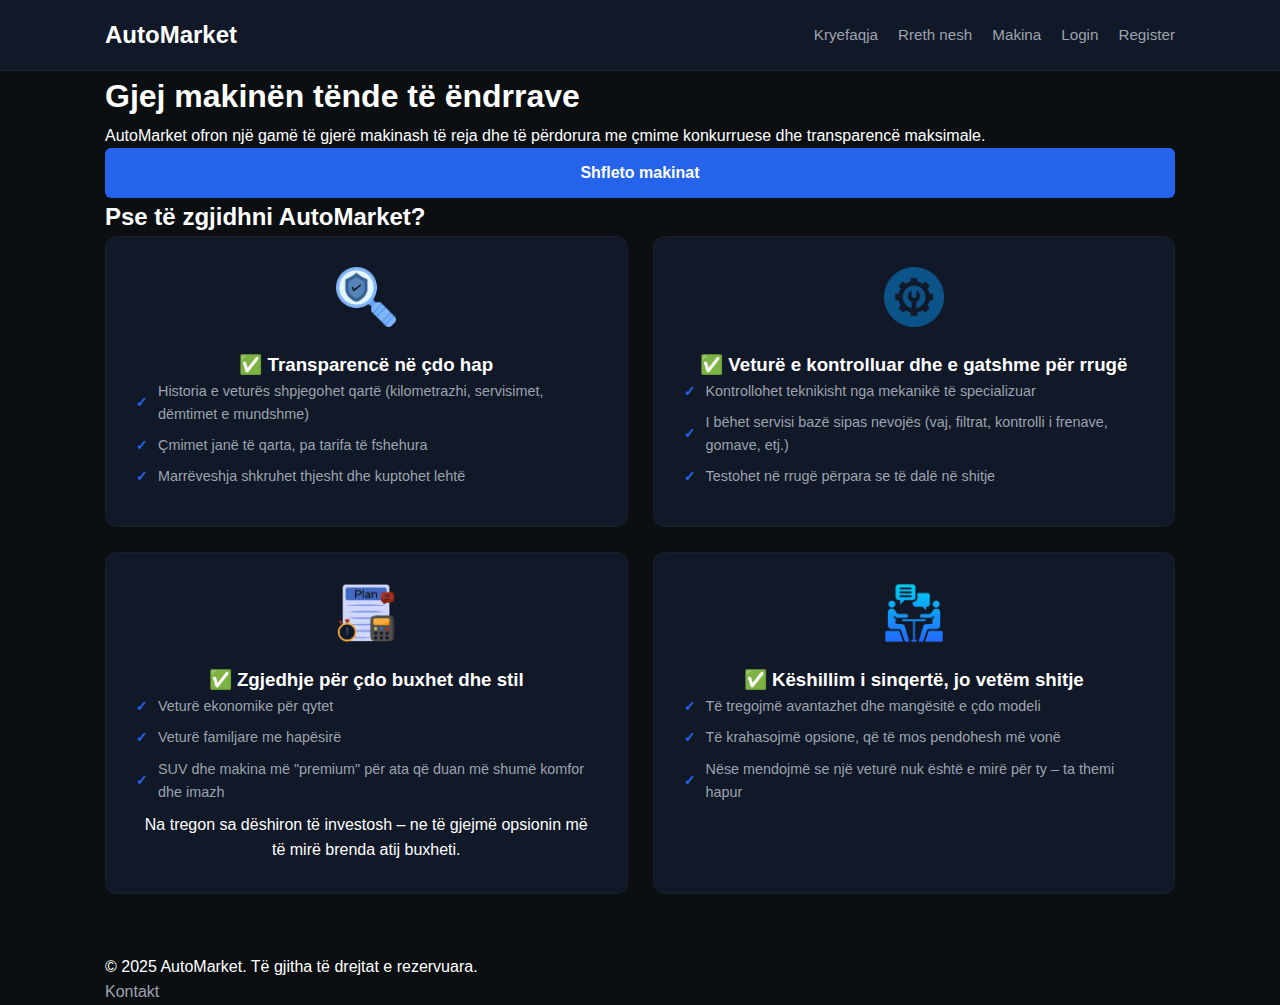
<file: WebDesignProject2/index.html>
<!DOCTYPE html>
<html lang="sq">
<head>
    <meta charset="UTF-8">
    <title>AutoMarket - Shitje Makinash</title>
    <link rel="stylesheet" href="css/styles.css">
</head>
<body>
<header>
    <div class="container navbar">
        <div class="logo">
            <a href="index.html">AutoMarket</a>
        </div>
        <nav>
            <ul>
                <li><a href="index.html">Kryefaqja</a></li>
                <li><a href="about.html">Rreth nesh</a></li>
                <li><a href="cars.html">Makina</a></li>
                <li><a href="login.html">Login</a></li>
                <li><a href="register.html">Register</a></li>
            </ul>
        </nav>
    </div>
</header>

<main class="container">
    <section class="makina">
        <div class="makina-text">
            <h1>Gjej makinën tënde të ëndrrave</h1>
            <p>AutoMarket ofron një gamë të gjerë makinash të reja dhe të përdorura me çmime konkurruese dhe transparencë maksimale.</p>
            <a href="cars.html" class="btn">Shfleto makinat</a>
        </div>
    </section>

    <section>
        <h2>Pse të zgjidhni AutoMarket?</h2>
        <div class="features-grid">
            <div class="feature-box">
                <img src="assets/search-removebg-preview.png" alt="Transparencë" class="feature-img">
                <h3>✅ Transparencë në çdo hap</h3>
                <ul>
                    <li>Historia e veturës shpjegohet qartë (kilometrazhi, servisimet, dëmtimet e mundshme)</li>
                    <li>Çmimet janë të qarta, pa tarifa të fshehura</li>
                    <li>Marrëveshja shkruhet thjesht dhe kuptohet lehtë</li>
                </ul>
            </div>

            <div class="feature-box">
                <img src="assets/tool-removebg-preview.png" alt="Kontroll teknik" class="feature-img">
                <h3>✅ Veturë e kontrolluar dhe e gatshme për rrugë</h3>
                <ul>
                    <li>Kontrollohet teknikisht nga mekanikë të specializuar</li>
                    <li>I bëhet servisi bazë sipas nevojës (vaj, filtrat, kontrolli i frenave, gomave, etj.)</li>
                    <li>Testohet në rrugë përpara se të dalë në shitje</li>
                </ul>
            </div>

            <div class="feature-box">
                <img src="assets/budget-removebg-preview.png" alt="Zgjedhje" class="feature-img">
                <h3>✅ Zgjedhje për çdo buxhet dhe stil</h3>
                <ul>
                    <li>Veturë ekonomike për qytet</li>
                    <li>Veturë familjare me hapësirë</li>
                    <li>SUV dhe makina më "premium" për ata që duan më shumë komfor dhe imazh</li>
                </ul>
                <p>Na tregon sa dëshiron të investosh – ne të gjejmë opsionin më të mirë brenda atij buxheti.</p>
            </div>

            <div class="feature-box">
                <img src="assets/counseling-removebg-preview.png" alt="Këshillim" class="feature-img">
                <h3>✅ Këshillim i sinqertë, jo vetëm shitje</h3>
                <ul>
                    <li>Të tregojmë avantazhet dhe mangësitë e çdo modeli</li>
                    <li>Të krahasojmë opsione, që të mos pendohesh më vonë</li>
                    <li>Nëse mendojmë se një veturë nuk është e mirë për ty – ta themi hapur</li>
                </ul>
            </div>
        </div>
    </section>
</main>

<footer>
    <div class="container">
        <p>&copy; 2025 AutoMarket. Të gjitha të drejtat e rezervuara.</p>
        <p>
            <a href="contact.html" style="color:#9ca3af; text-decoration:none;">Kontakt</a>
        </p>
    </div>
</footer>
</body>
</html>
</file>
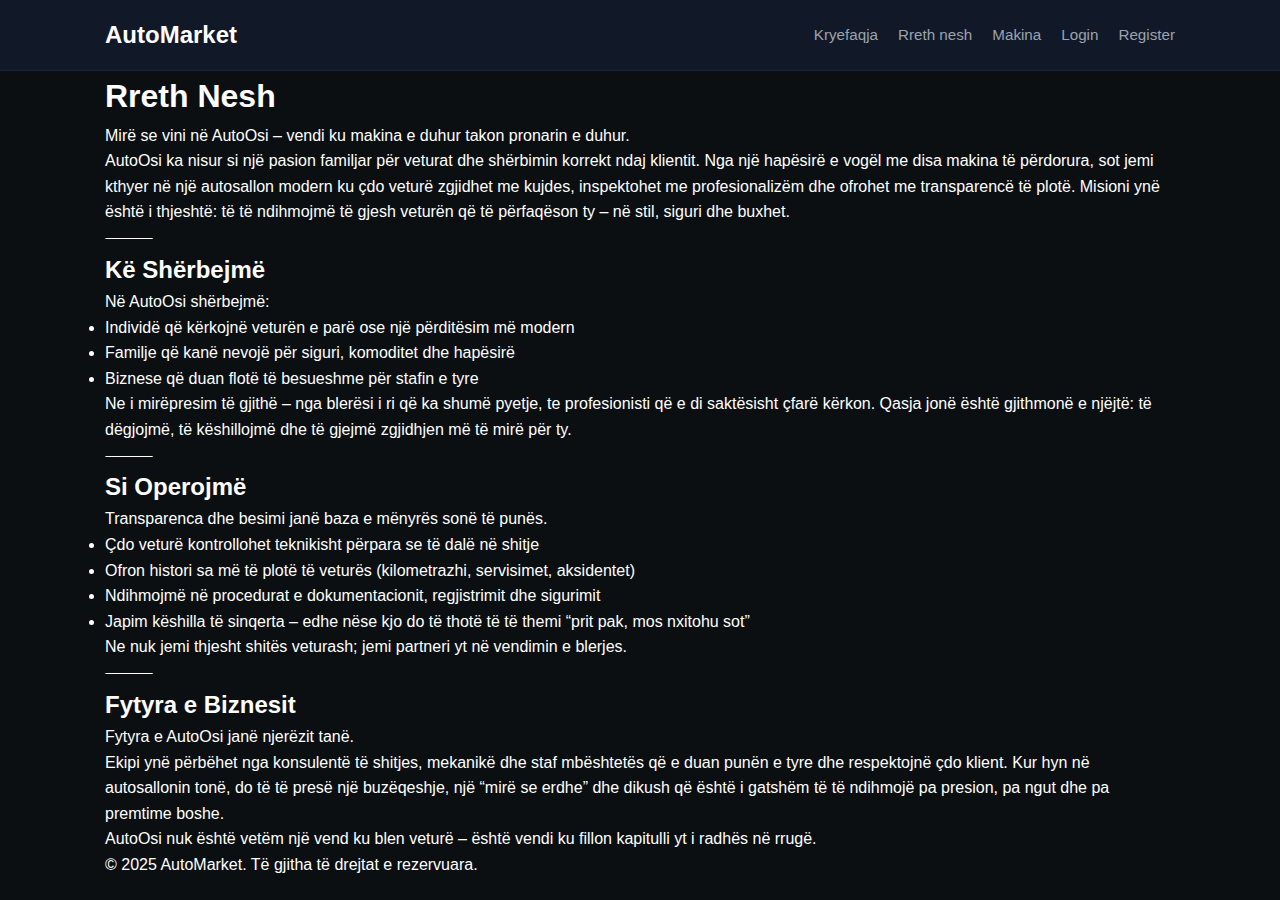
<file: WebDesignProject2/about.html>
<!DOCTYPE html>
<html lang="sq">
<head>
    <meta charset="UTF-8">
    <title>Rreth nesh - AutoMarket</title>
    <link rel="stylesheet" href="css/styles.css">
</head>
<body>
<header>
    <div class="container navbar">
        <div class="logo">
            <a href="index.html">AutoMarket</a>
        </div>
        <nav>
            <ul>
                <li><a href="index.html">Kryefaqja</a></li>
                <li><a href="about.html">Rreth nesh</a></li>
                <li><a href="cars.html">Makina</a></li>
                <li><a href="login.html">Login</a></li>
                <li><a href="register.html">Register</a></li>
            </ul>
        </nav>
    </div>
</header>

<main class="container">
    <section class="about-section">
        <div class="about-center">
            <div class="about-content">
                <h1>Rreth Nesh</h1>

                <p>Mirë se vini në AutoOsi – vendi ku makina e duhur takon pronarin e duhur.</p>

                <p>AutoOsi ka nisur si një pasion familjar për veturat dhe shërbimin korrekt ndaj klientit. Nga një hapësirë e vogël me disa makina të përdorura, sot jemi kthyer në një autosallon modern ku çdo veturë zgjidhet me kujdes, inspektohet me profesionalizëm dhe ofrohet me transparencë të plotë.
                Misioni ynë është i thjeshtë: të të ndihmojmë të gjesh veturën që të përfaqëson ty – në stil, siguri dhe buxhet.</p>

                <div class="separator">⸻</div>

                <h2>Kë Shërbejmë</h2>

                <p>Në AutoOsi shërbejmë:</p>
                <ul>
                    <li>Individë që kërkojnë veturën e parë ose një përditësim më modern</li>
                    <li>Familje që kanë nevojë për siguri, komoditet dhe hapësirë</li>
                    <li>Biznese që duan flotë të besueshme për stafin e tyre</li>
                </ul>

                <p>Ne i mirëpresim të gjithë – nga blerësi i ri që ka shumë pyetje, te profesionisti që e di saktësisht çfarë kërkon. Qasja jonë është gjithmonë e njëjtë: të dëgjojmë, të këshillojmë dhe të gjejmë zgjidhjen më të mirë për ty.</p>

                <div class="separator">⸻</div>

                <h2>Si Operojmë</h2>

                <p>Transparenca dhe besimi janë baza e mënyrës sonë të punës.</p>
                <ul>
                    <li>Çdo veturë kontrollohet teknikisht përpara se të dalë në shitje</li>
                    <li>Ofron histori sa më të plotë të veturës (kilometrazhi, servisimet, aksidentet)</li>
                    <li>Ndihmojmë në procedurat e dokumentacionit, regjistrimit dhe sigurimit</li>
                    <li>Japim këshilla të sinqerta – edhe nëse kjo do të thotë të të themi “prit pak, mos nxitohu sot”</li>
                </ul>

                <p>Ne nuk jemi thjesht shitës veturash; jemi partneri yt në vendimin e blerjes.</p>

                <div class="separator">⸻</div>

                <h2>Fytyra e Biznesit</h2>

                <p>Fytyra e AutoOsi janë njerëzit tanë.</p>

                <p>Ekipi ynë përbëhet nga konsulentë të shitjes, mekanikë dhe staf mbështetës që e duan punën e tyre dhe respektojnë çdo klient. Kur hyn në autosallonin tonë, do të të presë një buzëqeshje, një “mirë se erdhe” dhe dikush që është i gatshëm të të ndihmojë pa presion, pa ngut dhe pa premtime boshe.</p>

                <p>AutoOsi nuk është vetëm një vend ku blen veturë – është vendi ku fillon kapitulli yt i radhës në rrugë.</p>
            </div>
        </div>
    </section>
</main>

<footer>
    <div class="container">
        <p>&copy; 2025 AutoMarket. Të gjitha të drejtat e rezervuara.</p>
    </div>
</footer>
</body>
</html>
</file>
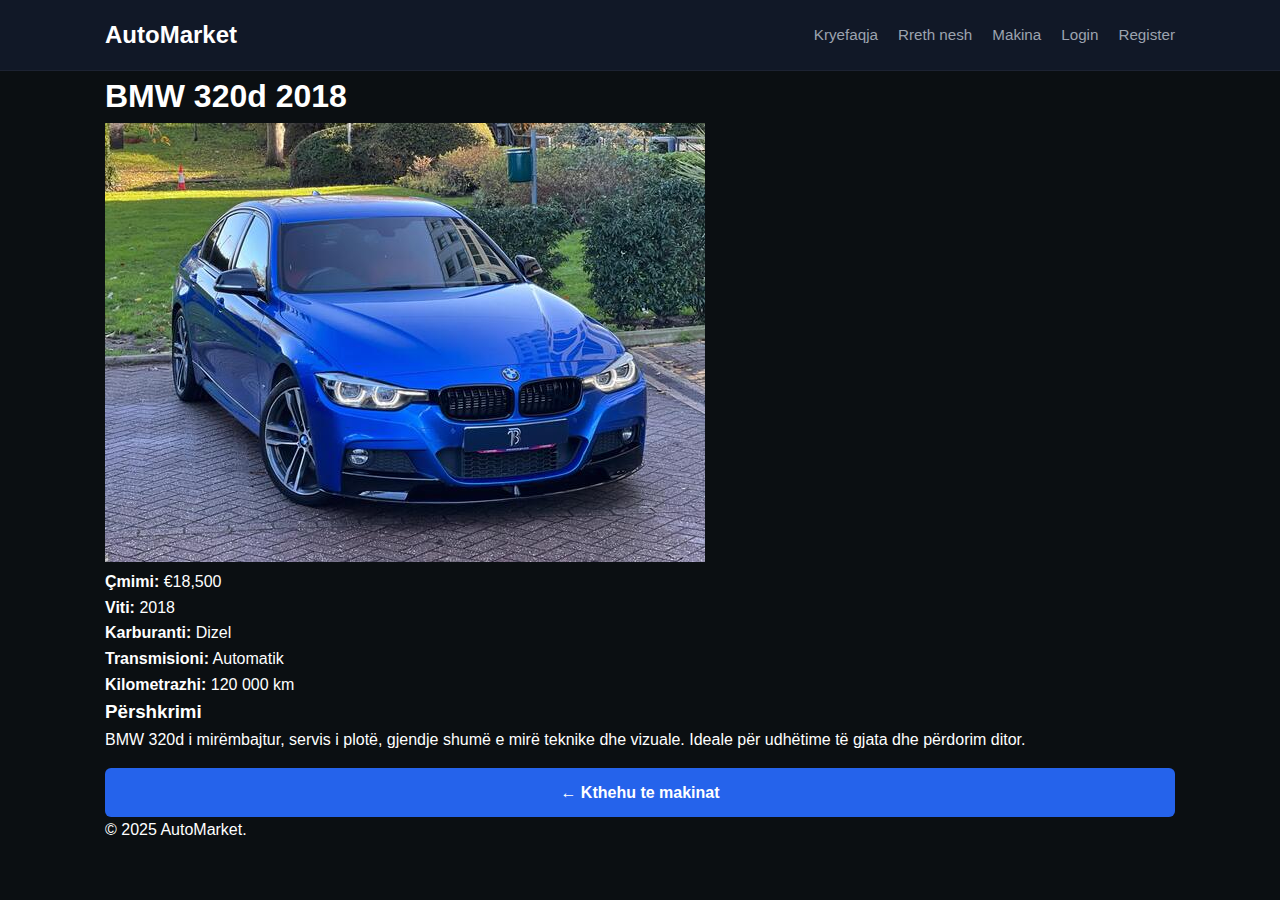
<file: WebDesignProject2/car-detail.html>
<!DOCTYPE html>
<html lang="sq">
<head>
    <meta charset="UTF-8">
    <title>BMW 320d 2018 - Detaje - AutoMarket</title>
    <link rel="stylesheet" href="css/styles.css">
</head>
<body>
<header>
    <div class="container navbar">
        <div class="logo">
            <a href="index.html">AutoMarket</a>
        </div>
        <nav>
            <ul>
                <li><a href="index.html">Kryefaqja</a></li>
                <li><a href="about.html">Rreth nesh</a></li>
                <li><a href="cars.html">Makina</a></li>
                <li><a href="login.html">Login</a></li>
                <li><a href="register.html">Register</a></li>
            </ul>
        </nav>
    </div>
</header>

<main class="container">
    <section>
        <h1>BMW 320d 2018</h1>

        <div class="details">
            <div>
                <img src="./assets/bmw3series2018.jpg" alt="BMW 320d">
            </div>
            <div>
                <p><strong>Çmimi:</strong> €18,500</p>
                <p><strong>Viti:</strong> 2018</p>
                <p><strong>Karburanti:</strong> Dizel</p>
                <p><strong>Transmisioni:</strong> Automatik</p>
                <p><strong>Kilometrazhi:</strong> 120 000 km</p>

                <h3>Përshkrimi</h3>
                <p>
                    BMW 320d i mirëmbajtur, servis i plotë, gjendje shumë e mirë teknike dhe vizuale.
                    Ideale për udhëtime të gjata dhe përdorim ditor.
                </p>

                <a href="cars.html" class="btn" style="margin-top:15px; display:inline-block;">&larr; Kthehu te makinat</a>
            </div>
        </div>
    </section>
</main>

<footer>
    <div class="container">
        <p>&copy; 2025 AutoMarket.</p>
    </div>
</footer>
</body>
</html>
</file>
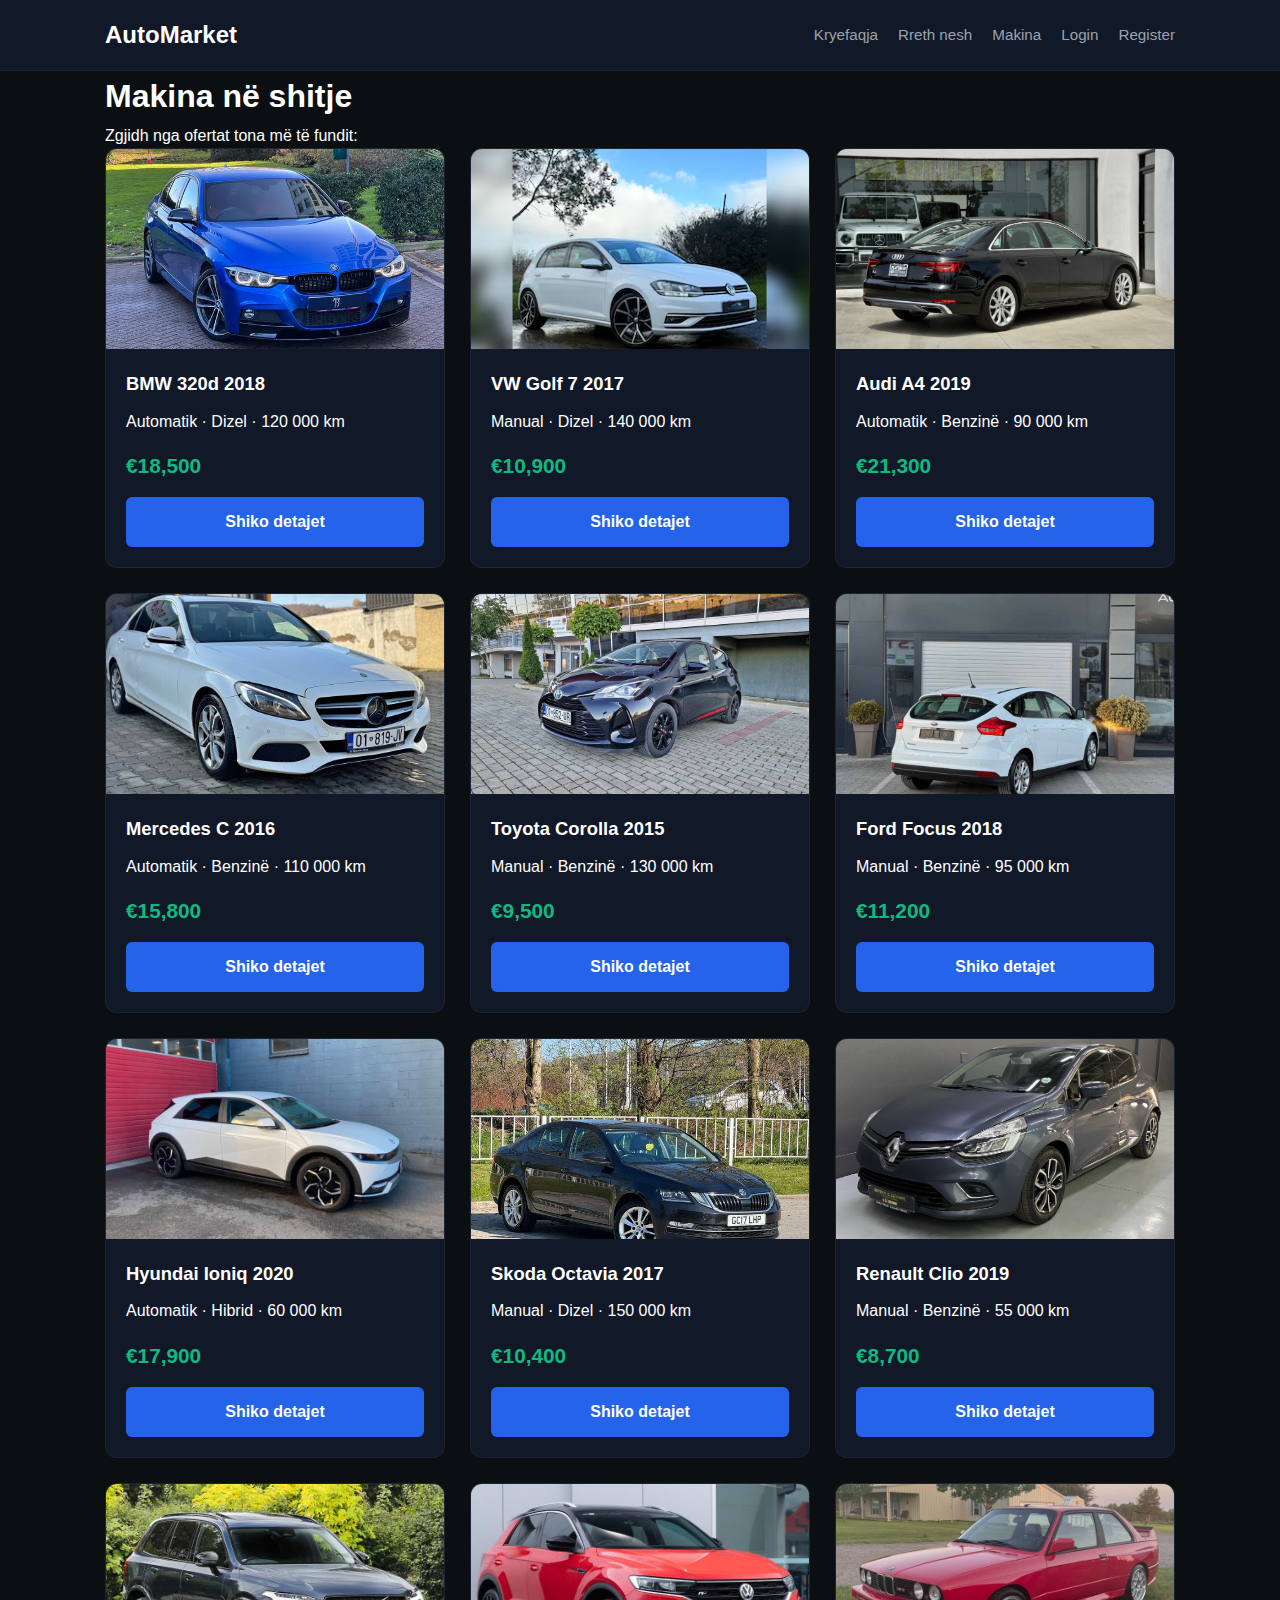
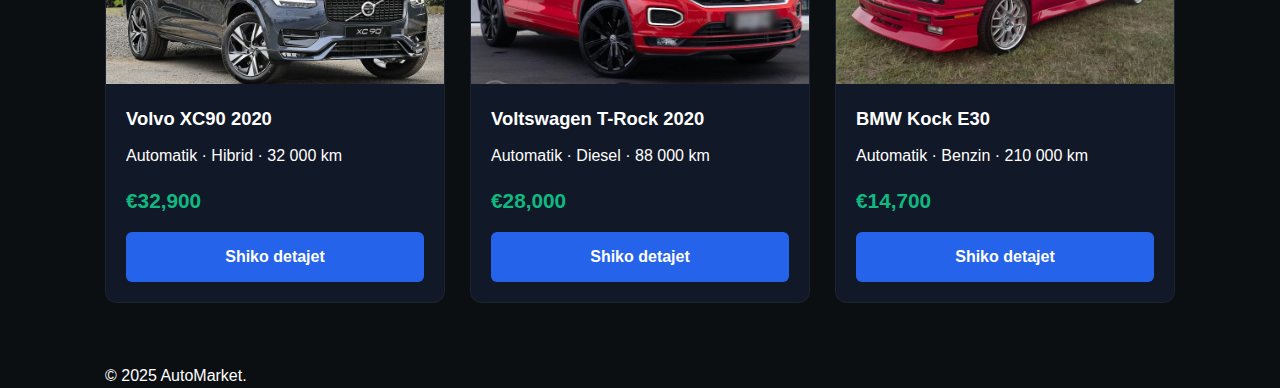
<file: WebDesignProject2/cars.html>
<!DOCTYPE html>
<html lang="sq">
<head>
    <meta charset="UTF-8">
    <title>Makina në shitje - AutoMarket</title>
    <link rel="stylesheet" href="css/styles.css">
</head>
<body>
<header>
    <div class="container navbar">
        <div class="logo">
            <a href="index.html">AutoMarket</a>
        </div>
        <nav>
            <ul>
                <li><a href="index.html">Kryefaqja</a></li>
                <li><a href="about.html">Rreth nesh</a></li>
                <li><a href="cars.html">Makina</a></li>
                <li><a href="login.html">Login</a></li>
                <li><a href="register.html">Register</a></li>
            </ul>
        </nav>
    </div>
</header>

<main class="container">
    <section>
        <h1>Makina në shitje</h1>
        <p>Zgjidh nga ofertat tona më të fundit:</p>

        <div class="cars-grid">
            <article class="card">
                <img src="./assets/bmw3series2018.jpg" alt="BMW 3 Series">
                <div class="card-body">
                    <h3>BMW 320d 2018</h3>
                    <p>Automatik · Dizel · 120 000 km</p>
                    <p class="price">€18,500</p>
                    <a href="car-detail.html" class="btn">Shiko detajet</a>
                </div>
            </article>

            <article class="card">
                <img src="./assets/GolfMk7.avif" alt="VW Golf 7">
                <div class="card-body">
                    <h3>VW Golf 7 2017</h3>
                    <p>Manual · Dizel · 140 000 km</p>
                    <p class="price">€10,900</p>
                    <a href="car-detail.html" class="btn">Shiko detajet</a>
                </div>
            </article>


            <article class="card">
                <img src="./assets/Used-2019-Audi-A4-20T-quattro-Premium.jpg" alt="Audi A4">
                <div class="card-body">
                    <h3>Audi A4 2019</h3>
                    <p>Automatik · Benzinë · 90 000 km</p>
                    <p class="price">€21,300</p>
                    <a href="car-detail.html" class="btn">Shiko detajet</a>
                </div>
            </article>
            

            <article class="card">
                <img src="./assets/mercedesC.jpg" alt="Mercedes C">
                <div class="card-body">
                    <h3>Mercedes C 2016</h3>
                    <p>Automatik · Benzinë · 110 000 km</p>
                    <p class="price">€15,800</p>
                    <a href="car-detail.html" class="btn">Shiko detajet</a>
                </div>
            </article>


            <article class="card">
                <img src="./assets/ToyotaCorolla.jpg" alt="Toyota Corolla">
                <div class="card-body">
                    <h3>Toyota Corolla 2015</h3>
                    <p>Manual · Benzinë · 130 000 km</p>
                    <p class="price">€9,500</p>
                    <a href="car-detail.html" class="btn">Shiko detajet</a>
                </div>
            </article>


            <article class="card">
                <img src="./assets/FordFocus.jpg" alt="Ford Focus">
                <div class="card-body">
                    <h3>Ford Focus 2018</h3>
                    <p>Manual · Benzinë · 95 000 km</p>
                    <p class="price">€11,200</p>
                    <a href="car-detail.html" class="btn">Shiko detajet</a>
                </div>
            </article>


            <article class="card">
                <img src="./assets/2023-hyundai-ioniq-5-sel-awd-4dr-crossover.jpg" alt="Hyundai Ioniq">
                <div class="card-body">
                    <h3>Hyundai Ioniq 2020</h3>
                    <p>Automatik · Hibrid · 60 000 km</p>
                    <p class="price">€17,900</p>
                    <a href="car-detail.html" class="btn">Shiko detajet</a>
                </div>
            </article>

            <article class="card">
                <img src="./assets/Skoda.jpg" alt="Skoda Octavia">
                <div class="card-body">
                    <h3>Skoda Octavia 2017</h3>
                    <p>Manual · Dizel · 150 000 km</p>
                    <p class="price">€10,400</p>
                    <a href="car-detail.html" class="btn">Shiko detajet</a>
                </div>
            </article>


            <article class="card">
                <img src="./assets/RenoClio.jpg" alt="Renault Clio">
                <div class="card-body">
                    <h3>Renault Clio 2019</h3>
                    <p>Manual · Benzinë · 55 000 km</p>
                    <p class="price">€8,700</p>
                    <a href="car-detail.html" class="btn">Shiko detajet</a>
                </div>
            </article>
                        <article class="card">
                <img src="./assets/xc90.jpg" alt="Volvo XC90">
                <div class="card-body">
                    <h3>Volvo XC90 2020</h3>
                    <p>Automatik · Hibrid · 32 000 km</p>
                    <p class="price">€32,900</p>
                    <a href="car-detail.html" class="btn">Shiko detajet</a>
                </div>
            </article>
                        <article class="card">
                <img src="./assets/Trock.jpg" alt="T-Rock">
                <div class="card-body">
                    <h3>Voltswagen T-Rock 2020</h3>
                    <p>Automatik · Diesel · 88 000 km</p>
                    <p class="price">€28,000</p>
                    <a href="car-detail.html" class="btn">Shiko detajet</a>
                </div>
            </article>
                        <article class="card">
                <img src="./assets/e30.jpg" alt="BMW KOCK">
                <div class="card-body">
                    <h3>BMW Kock E30</h3>
                    <p>Automatik · Benzin · 210 000 km</p>
                    <p class="price">€14,700</p>
                    <a href="car-detail.html" class="btn">Shiko detajet</a>
                </div>
            </article>
        </div>
    </section>
</main>

<footer>
    <div class="container">
        <p>&copy; 2025 AutoMarket.</p>
    </div>
</footer>
</body>
</html>
</file>
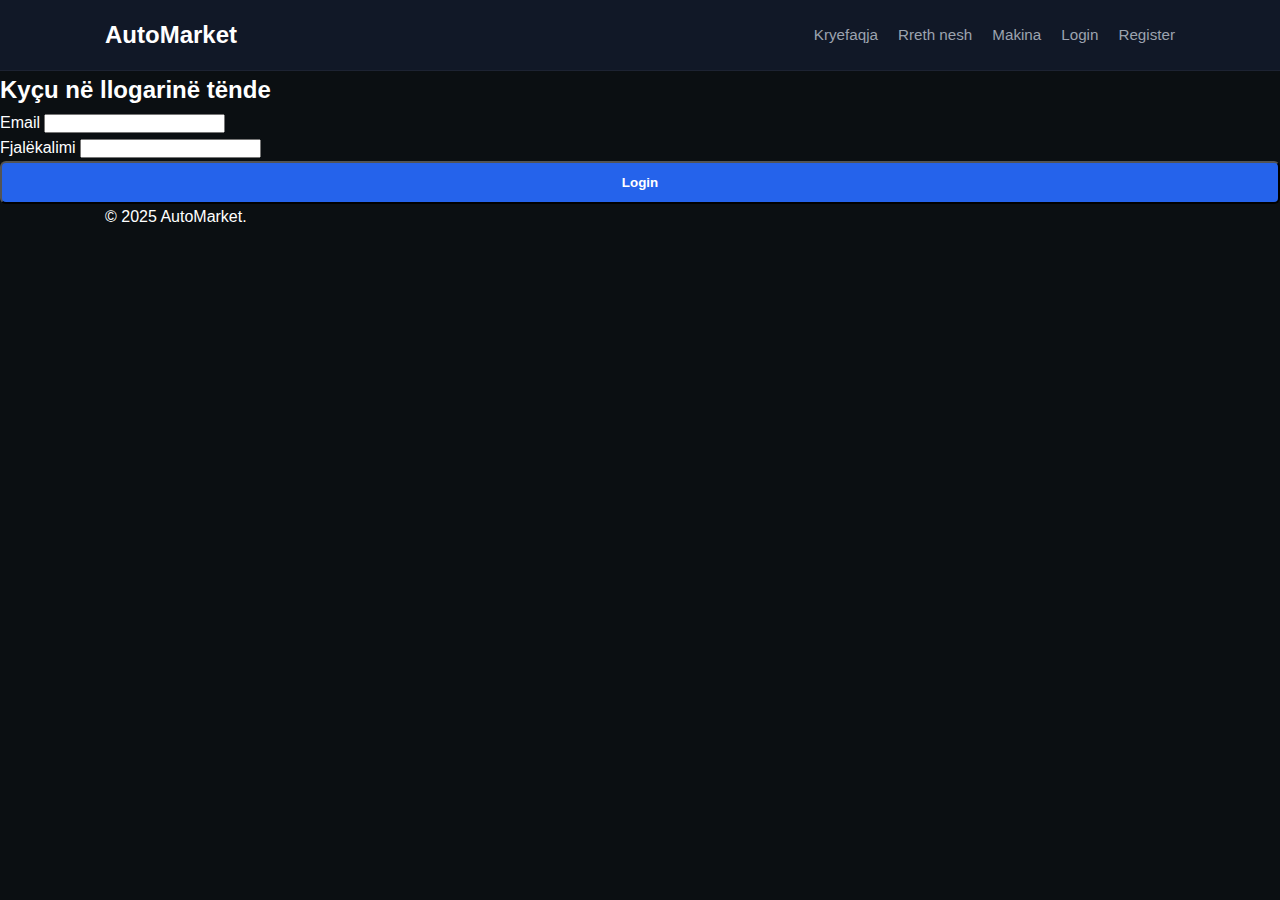
<file: WebDesignProject2/login.html>
<!DOCTYPE html>
<html lang="sq">
<head>
    <meta charset="UTF-8">
    <title>Login - AutoMarket</title>
    <link rel="stylesheet" href="css/styles.css">
</head>
<body>
<header>
    <div class="container navbar">
        <div class="logo">
            <a href="index.html">AutoMarket</a>
        </div>
        <nav>
            <ul>
                <li><a href="index.html">Kryefaqja</a></li>
                <li><a href="about.html">Rreth nesh</a></li>
                <li><a href="cars.html">Makina</a></li>
                <li><a href="login.html">Login</a></li>
                <li><a href="register.html">Register</a></li>
            </ul>
        </nav>
    </div>
</header>

<main>
    <div class="form-wrapper">
        <h2>Kyçu në llogarinë tënde</h2>
        <form action="#" method="post">
            <div class="form-group">
                <label for="login-email">Email</label>
                <input type="email" id="login-email" name="email" required>
            </div>
            <div class="form-group">
                <label for="login-password">Fjalëkalimi</label>
                <input type="password" id="login-password" name="password" required>
            </div>
            <button type="submit" class="btn btn-block">Login</button>
        </form>
    </div>
</main>

<footer>
    <div class="container">
        <p>&copy; 2025 AutoMarket.</p>
    </div>
</footer>
</body>
</html>
</file>
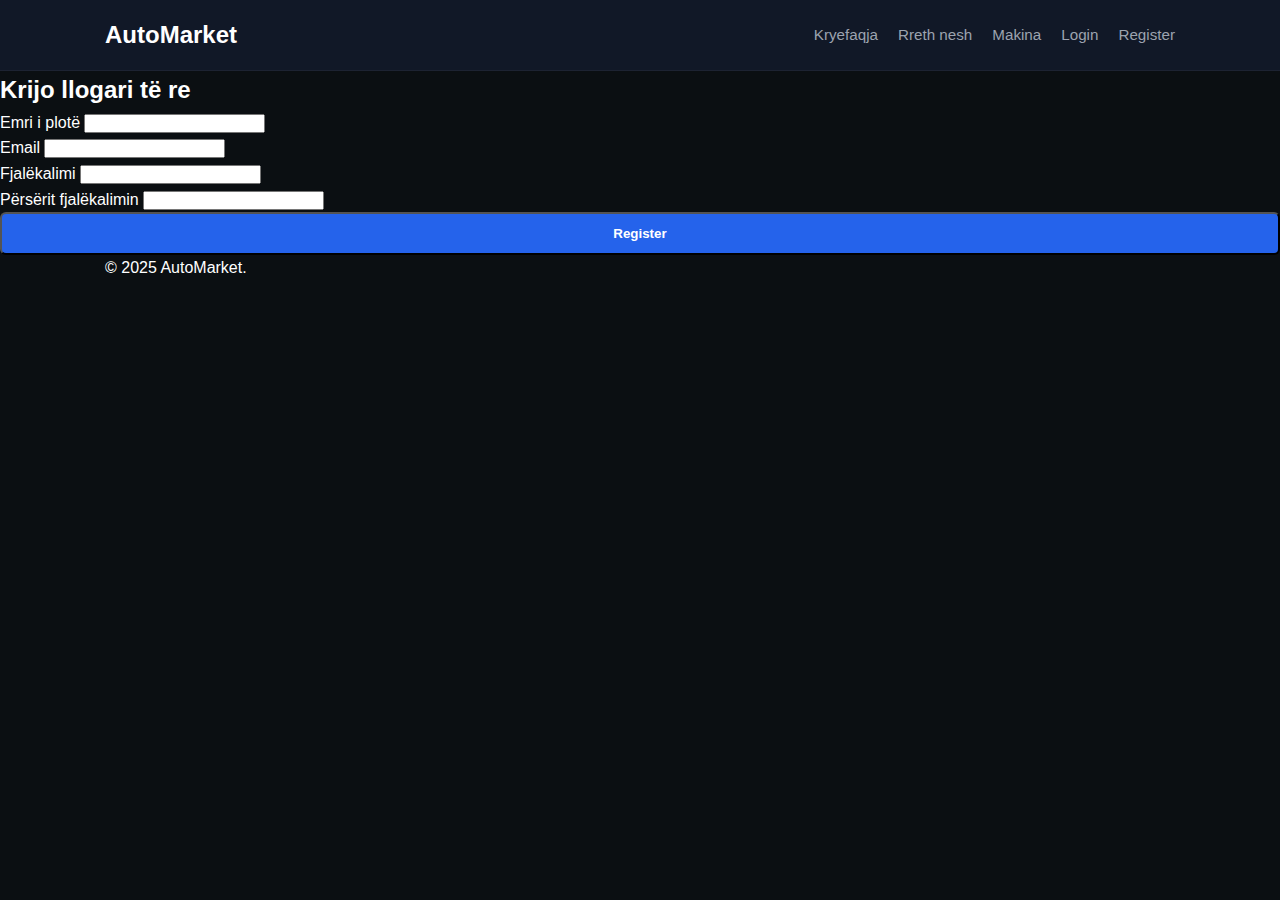
<file: WebDesignProject2/register.html>
<!DOCTYPE html>
<html lang="sq">
<head>
    <meta charset="UTF-8">
    <title>Register - AutoMarket</title>
    <link rel="stylesheet" href="css/styles.css">
</head>
<body>
<header>
    <div class="container navbar">
        <div class="logo">
            <a href="index.html">AutoMarket</a>
        </div>
        <nav>
            <ul>
                <li><a href="index.html">Kryefaqja</a></li>
                <li><a href="about.html">Rreth nesh</a></li>
                <li><a href="cars.html">Makina</a></li>
                <li><a href="login.html">Login</a></li>
                <li><a href="register.html">Register</a></li>
            </ul>
        </nav>
    </div>
</header>

<main>
    <div class="form-wrapper">
        <h2>Krijo llogari të re</h2>
        <form action="#" method="post">
            <div class="form-group">
                <label for="reg-name">Emri i plotë</label>
                <input type="text" id="reg-name" name="name" required>
            </div>
            <div class="form-group">
                <label for="reg-email">Email</label>
                <input type="email" id="reg-email" name="email" required>
            </div>
            <div class="form-group">
                <label for="reg-password">Fjalëkalimi</label>
                <input type="password" id="reg-password" name="password" required>
            </div>
            <div class="form-group">
                <label for="reg-confirm">Përsërit fjalëkalimin</label>
                <input type="password" id="reg-confirm" name="confirm_password" required>
            </div>
            <button type="submit" class="btn btn-block">Register</button>
        </form>
    </div>
</main>

<footer>
    <div class="container">
        <p>&copy; 2025 AutoMarket.</p>
    </div>
</footer>
</body>
</html>
</file>
<file: WebDesignProject2/css/styles.css>
/* =========================================
   1. KONFIGURIMI BAZË DHE VARIABLAT
   ========================================= */
* {
    margin: 0;
    padding: 0;
    box-sizing: border-box;
}

:root {
    --bg: #0b0f12;
    --card: #111827;
    --text-main: #ffffff;
    --text-muted: #9ca3af;
    --accent: #2563eb;
    --accent-hover: #1d4ed8;
    --price-green: #10b981;
    --radius: 12px;
}

body {
    font-family: "Segoe UI", Roboto, Helvetica, Arial, sans-serif;
    background-color: var(--bg);
    color: var(--text-main);
    line-height: 1.6;
}

.container {
    width: 90%;
    max-width: 1100px;
    margin: 0 auto;
    padding: 0 15px;
}

/* =========================================
   2. HEADER DHE NAVIGIMI
   ========================================= */
header {
    background-color: var(--card);
    padding: 1rem 0;
    border-bottom: 1px solid rgba(255, 255, 255, 0.05);
}

.navbar {
    display: flex;
    justify-content: space-between;
    align-items: center;
}

.logo a {
    color: #fff;
    text-decoration: none;
    font-size: 1.5rem;
    font-weight: bold;
}

nav ul {
    list-style: none;
    display: flex;
    gap: 20px;
}

nav a {
    color: var(--text-muted);
    text-decoration: none;
    font-size: 0.95rem;
    transition: 0.3s;
}

nav a:hover { color: var(--accent); }

/* =========================================
   3. KORRIGJIMI I SLIDER-IT (FOTOJA QË ISHTE ZHDUKUR)
   ========================================= */
.home-slider {
    width: 100%;
    margin: 20px 0 50px 0;
}

.slider {
    position: relative;
    width: 100%;
    /* Sigurohemi që lartësia të jetë gjithmonë e dukshme */
    height: 500px; 
    border-radius: var(--radius);
    overflow: hidden;
    background-color: #000;
}

.slider .slide {
    position: absolute;
    top: 0;
    left: 0;
    width: 100%;
    height: 100%;
    object-fit: cover; /* E mban foton të pa shtrembëruar */
    opacity: 0;
    transition: opacity 1000ms ease-in-out;
    z-index: 1;
}

/* Kjo klasë duhet të ekzistojë që imazhi i parë të shihet menjëherë */
.slider .slide.active {
    opacity: 1;
    z-index: 2;
}

/* =========================================
   4. FEATURES GRID (INDEX)
   ========================================= */
.features-grid {
    display: grid;
    grid-template-columns: repeat(2, 1fr);
    gap: 25px;
    margin-bottom: 60px;
}

.feature-box {
    background-color: var(--card);
    padding: 30px;
    border-radius: var(--radius);
    text-align: center;
    border: 1px solid rgba(255, 255, 255, 0.03);
}

.feature-img { width: 60px; height: 60px; margin-bottom: 15px; }

.feature-box ul { list-style: none; text-align: left; display: inline-block; }
.feature-box li { color: var(--text-muted); font-size: 0.9rem; margin-bottom: 8px; display: flex; align-items: center; }
.feature-box li::before { content: "✓"; color: var(--accent); margin-right: 10px; font-weight: bold; }

/* =========================================
   5. CARS GRID (CARS.PHP)
   ========================================= */
.cars-grid {
    display: grid;
    grid-template-columns: repeat(3, 1fr);
    gap: 25px;
    margin-bottom: 60px;
}

.card {
    background-color: var(--card);
    border-radius: var(--radius);
    overflow: hidden;
    border: 1px solid rgba(255, 255, 255, 0.05);
    display: flex;
    flex-direction: column;
}

.card img { width: 100%; height: 200px; object-fit: cover; }

.card-body { padding: 20px; flex-grow: 1; }

.card-body h3 { font-size: 1.15rem; margin-bottom: 10px; }

.card-body .price {
    font-size: 1.3rem;
    font-weight: bold;
    color: var(--price-green);
    margin: 15px 0;
}

.btn {
    display: block;
    width: 100%;
    padding: 12px;
    background-color: var(--accent);
    color: #fff;
    text-decoration: none;
    border-radius: 6px;
    text-align: center;
    font-weight: 600;
}

/* =========================================
   6. RESPONSIVE (RENDITJA NJËRA PAS TJETRËS)
   ========================================= */
@media (max-width: 992px) {
    .cars-grid { grid-template-columns: repeat(2, 1fr); }
    .slider { height: 400px; }
}

@media (max-width: 768px) {
    .navbar { flex-direction: column; gap: 15px; }
    
    /* Renditja vertikale për kutitë dhe makinat */
    .features-grid, .cars-grid {
        grid-template-columns: 1fr; 
    }

    .slider { height: 250px; }
    h1 { font-size: 1.6rem; text-align: center; margin-top: 20px; }
    
    .card img { height: 220px; }
}
</file>
